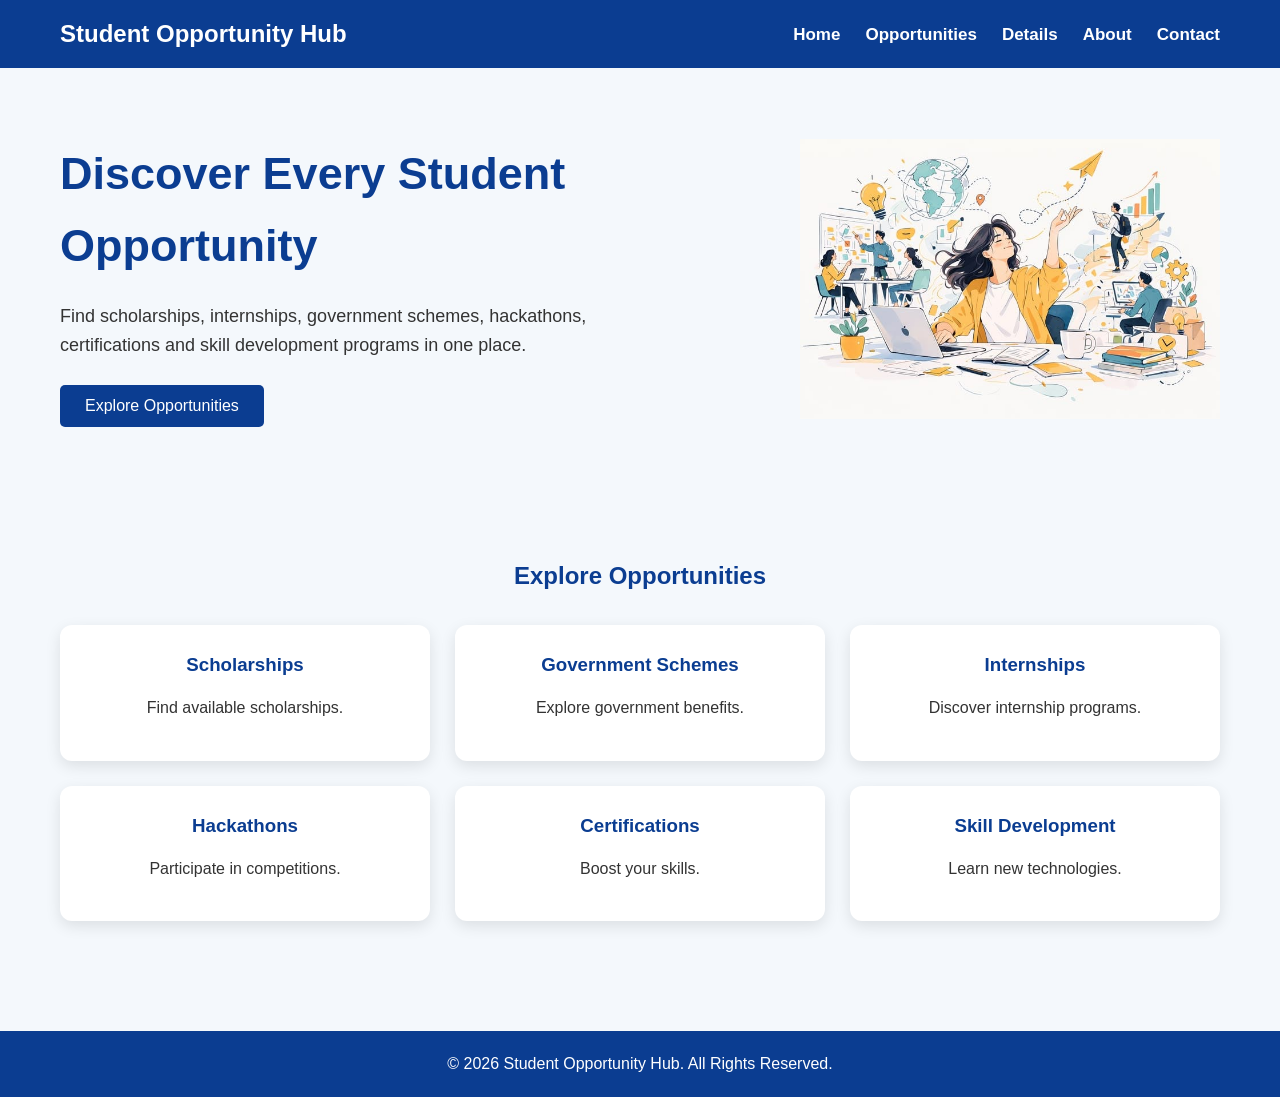
<file: index.html>
<!DOCTYPE html>
<html lang="en">
<head>
    <meta charset="UTF-8">
    <meta name="viewport" content="width=device-width, initial-scale=1.0">
    <title>Student Opportunity Hub</title>
    <link rel="stylesheet" href="style.css">
</head>
<body>

    <!-- Navigation Bar -->
    <nav>
        <h2>Student Opportunity Hub</h2>

        <ul>
            <li><a href="index.html">Home</a></li>
            <li><a href="opportunities.html">Opportunities</a></li>
            <li><a href="details.html">Details</a></li>
            <li><a href="about.html">About</a></li>
            <li><a href="contact.html">Contact</a></li>
        </ul>
    </nav>

    <!-- Hero Section -->
    <section class="hero">

        <div class="text">
            <h1>Discover Every Student Opportunity</h1>

            <p>
                Find scholarships, internships, government schemes,
                hackathons, certifications and skill development
                programs in one place.
            </p>

            <button>Explore Opportunities</button>
        </div>
        <div class="image">
            <img src="student.jpeg" alt="Student">
        </div>

    </section>

    <!-- Categories -->
    <section class="categories">

        <h2>Explore Opportunities</h2>

        <div class="cards">

            <div class="card">
                <h3>Scholarships</h3>
                <p>Find available scholarships.</p>
            </div>

            <div class="card">
                <h3>Government Schemes</h3>
                <p>Explore government benefits.</p>
            </div>

            <div class="card">
                <h3>Internships</h3>
                <p>Discover internship programs.</p>
            </div>

            <div class="card">
                <h3>Hackathons</h3>
                <p>Participate in competitions.</p>
            </div>

            <div class="card">
                <h3>Certifications</h3>
                <p>Boost your skills.</p>
            </div>

            <div class="card">
                <h3>Skill Development</h3>
                <p>Learn new technologies.</p>
            </div>

        </div>

    </section>

    <!-- Footer -->
    <footer>
        <p>© 2026 Student Opportunity Hub. All Rights Reserved.</p>
    </footer>

</body>
</html>
</file>
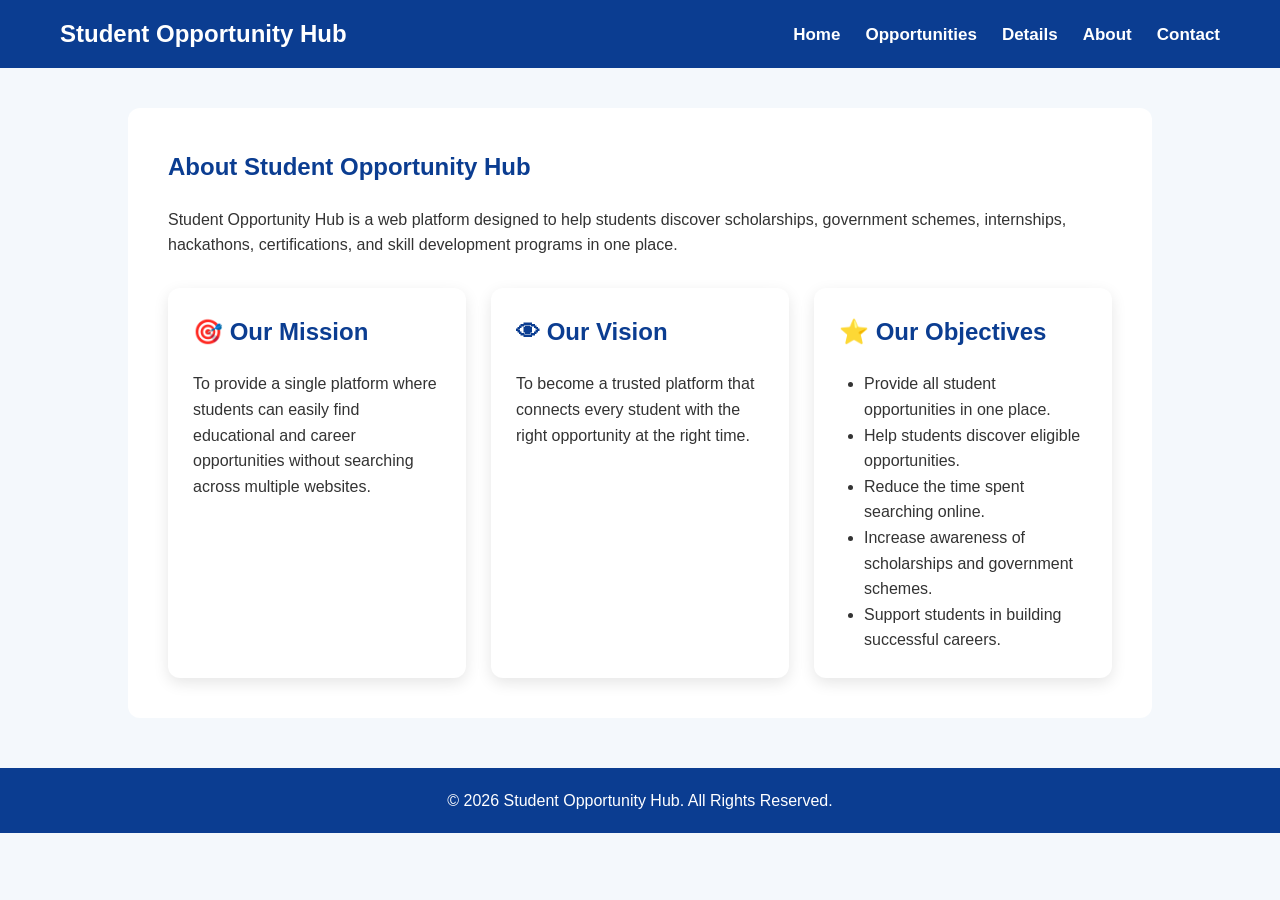
<file: about.html>
<!DOCTYPE html>
<html lang="en">
<head>
    <meta charset="UTF-8">
    <meta name="viewport" content="width=device-width, initial-scale=1.0">
    <title>About | Student Opportunity Hub</title>
    <link rel="stylesheet" href="style.css">
</head>
<body>

    <!-- Navigation Bar -->
    <nav>
        <h2>Student Opportunity Hub</h2>

        <ul>
            <li><a href="index.html">Home</a></li>
            <li><a href="opportunities.html">Opportunities</a></li>
            <li><a href="details.html">Details</a></li>
            <li><a href="about.html">About</a></li>
            <li><a href="contact.html">Contact</a></li>
        </ul>
    </nav>

    <!-- About Section -->
    <section class="about">

        <h1>About Student Opportunity Hub</h1>

        <p>
            Student Opportunity Hub is a web platform designed to help students
            discover scholarships, government schemes, internships, hackathons,
            certifications, and skill development programs in one place.
        </p>

        <div class="cards">

            <div class="card">
                <h2>🎯 Our Mission</h2>
                <p>
                    To provide a single platform where students can easily find
                    educational and career opportunities without searching
                    across multiple websites.
                </p>
            </div>

            <div class="card">
                <h2>👁 Our Vision</h2>
                <p>
                    To become a trusted platform that connects every student
                    with the right opportunity at the right time.
                </p>
            </div>

            <div class="card">
                <h2>⭐ Our Objectives</h2>

                <ul>
                    <li>Provide all student opportunities in one place.</li>
                    <li>Help students discover eligible opportunities.</li>
                    <li>Reduce the time spent searching online.</li>
                    <li>Increase awareness of scholarships and government schemes.</li>
                    <li>Support students in building successful careers.</li>
                </ul>

            </div>

        </div>

    </section>

    <!-- Footer -->
    <footer>
        <p>© 2026 Student Opportunity Hub. All Rights Reserved.</p>
    </footer>

</body>
</html>
</file>
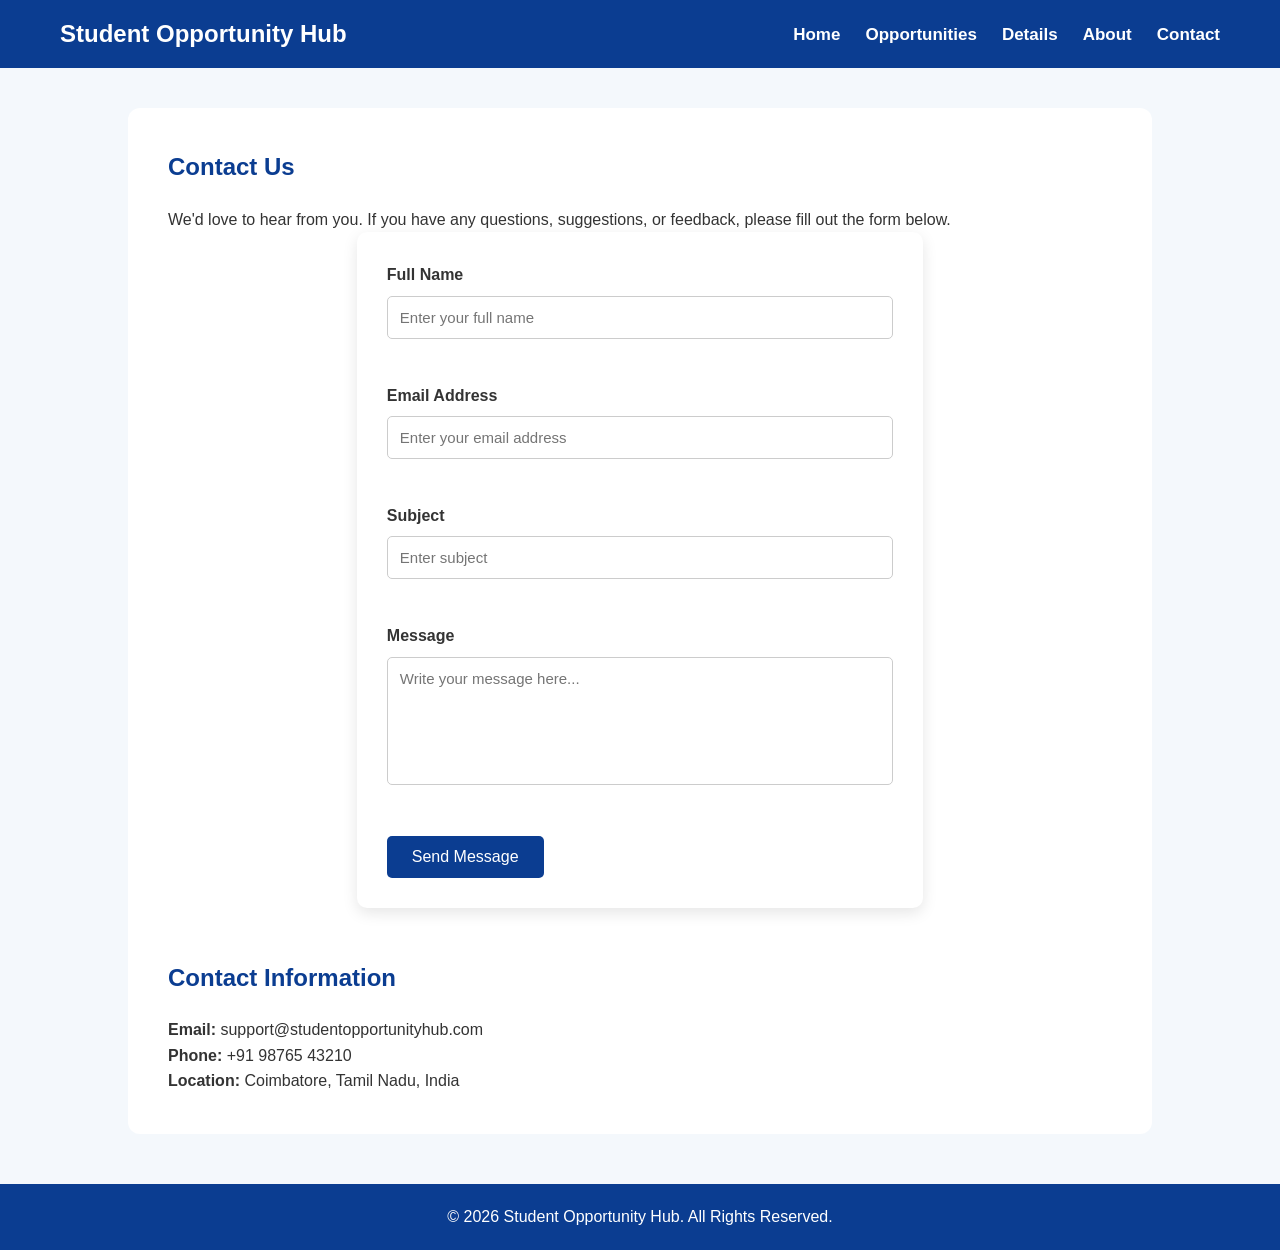
<file: contact.html>
<!DOCTYPE html>
<html lang="en">
<head>
    <meta charset="UTF-8">
    <meta name="viewport" content="width=device-width, initial-scale=1.0">
    <title>Contact | Student Opportunity Hub</title>
    <link rel="stylesheet" href="style.css">
</head>
<body>

    <!-- Navigation Bar -->
    <nav>
        <h2>Student Opportunity Hub</h2>

        <ul>
            <li><a href="index.html">Home</a></li>
            <li><a href="opportunities.html">Opportunities</a></li>
            <li><a href="details.html">Details</a></li>
            <li><a href="about.html">About</a></li>
            <li><a href="contact.html">Contact</a></li>
        </ul>
    </nav>

    <!-- Contact Section -->
    <section class="about">

        <h1>Contact Us</h1>

        <p>
            We'd love to hear from you. If you have any questions,
            suggestions, or feedback, please fill out the form below.
        </p>

        <form>

            <label>Full Name</label><br>
            <input type="text" placeholder="Enter your full name" required>

            <br><br>

            <label>Email Address</label><br>
            <input type="email" placeholder="Enter your email address" required>

            <br><br>

            <label>Subject</label><br>
            <input type="text" placeholder="Enter subject">

            <br><br>

            <label>Message</label><br>
            <textarea rows="6" placeholder="Write your message here..." required></textarea>

            <br><br>

            <button type="submit">Send Message</button>

        </form>

        <br><br>

        <h2>Contact Information</h2>

        <p><b>Email:</b> support@studentopportunityhub.com</p>
        <p><b>Phone:</b> +91 98765 43210</p>
        <p><b>Location:</b> Coimbatore, Tamil Nadu, India</p>

    </section>

    <!-- Footer -->
    <footer>
        <p>© 2026 Student Opportunity Hub. All Rights Reserved.</p>
    </footer>

</body>
</html>
</file>
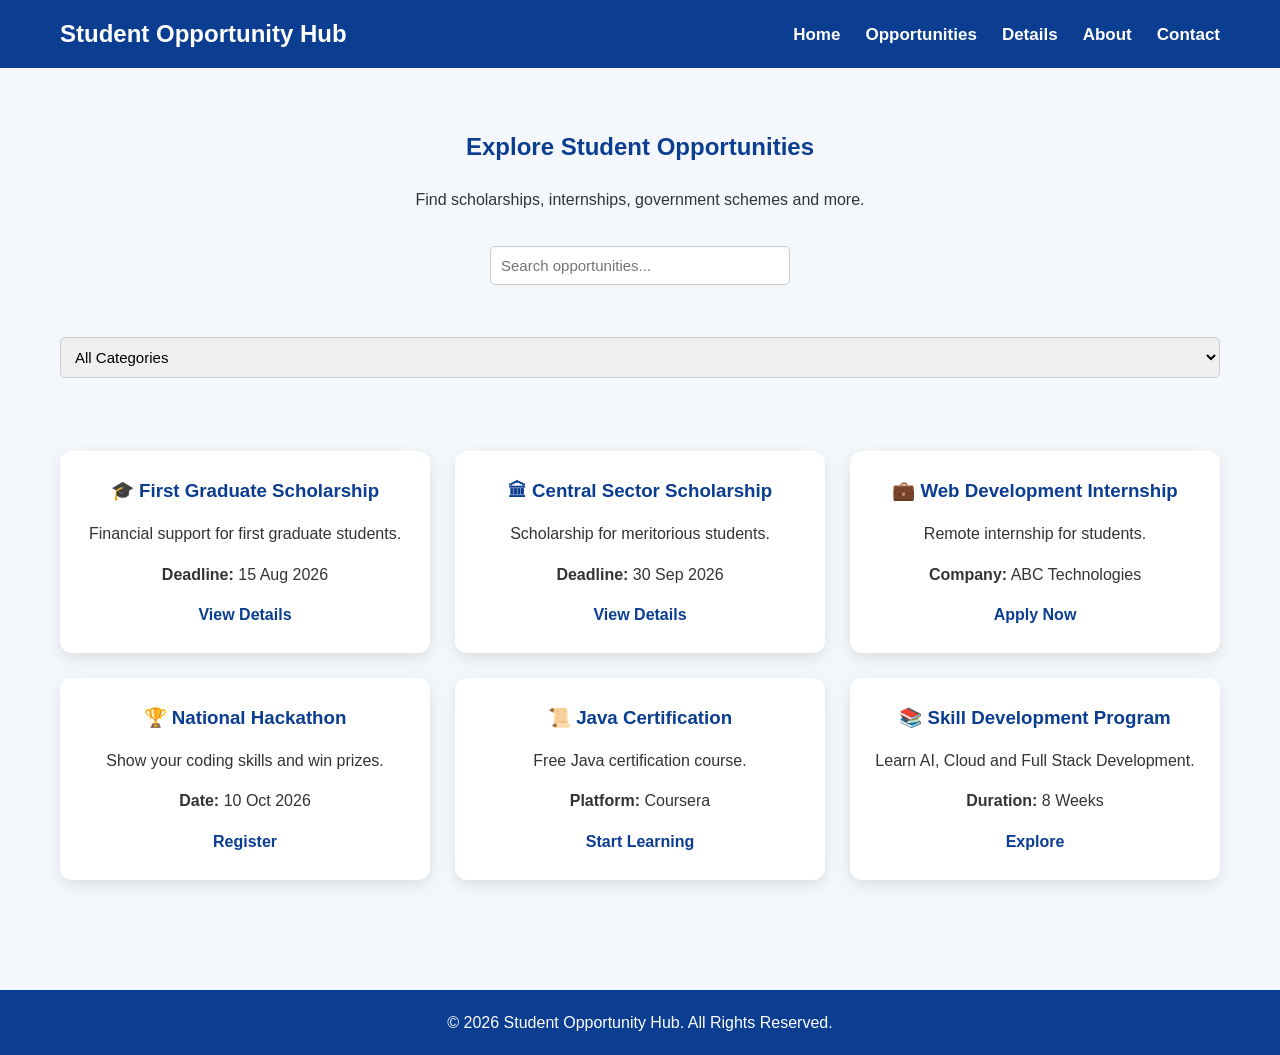
<file: opportunities.html>
<!DOCTYPE html>
<html lang="en">
<head>
    <meta charset="UTF-8">
    <meta name="viewport" content="width=device-width, initial-scale=1.0">
    <title>Opportunities | Student Opportunity Hub</title>
    <link rel="stylesheet" href="style.css">
</head>
<body>

    <!-- Navigation Bar -->
    <nav>
        <h2>Student Opportunity Hub</h2>

        <ul>
            <li><a href="index.html">Home</a></li>
            <li><a href="opportunities.html">Opportunities</a></li>
            <li><a href="details.html">Details</a></li>
            <li><a href="about.html">About</a></li>
            <li><a href="contact.html">Contact</a></li>
        </ul>
    </nav>

    <!-- Heading -->
    <section class="categories">
        <h1>Explore Student Opportunities</h1>
        <p>Find scholarships, internships, government schemes and more.</p>

        <br>

        <!-- Search Box -->
        <input type="text" placeholder="Search opportunities..." style="width:300px; padding:10px;">

        <br><br>

        <!-- Category Filter -->
        <select style="padding:10px;">
            <option>All Categories</option>
            <option>Scholarships</option>
            <option>Government Schemes</option>
            <option>Internships</option>
            <option>Hackathons</option>
            <option>Certifications</option>
            <option>Skill Development</option>
        </select>

        <br><br>

        <!-- Opportunity Cards -->
        <div class="cards">

            <div class="card">
                <h3>🎓 First Graduate Scholarship</h3>
                <p>Financial support for first graduate students.</p>
                <p><b>Deadline:</b> 15 Aug 2026</p>
                <a href="#">View Details</a>
            </div>

            <div class="card">
                <h3>🏛 Central Sector Scholarship</h3>
                <p>Scholarship for meritorious students.</p>
                <p><b>Deadline:</b> 30 Sep 2026</p>
                <a href="#">View Details</a>
            </div>

            <div class="card">
                <h3>💼 Web Development Internship</h3>
                <p>Remote internship for students.</p>
                <p><b>Company:</b> ABC Technologies</p>
                <a href="#">Apply Now</a>
            </div>

            <div class="card">
                <h3>🏆 National Hackathon</h3>
                <p>Show your coding skills and win prizes.</p>
                <p><b>Date:</b> 10 Oct 2026</p>
                <a href="#">Register</a>
            </div>

            <div class="card">
                <h3>📜 Java Certification</h3>
                <p>Free Java certification course.</p>
                <p><b>Platform:</b> Coursera</p>
                <a href="#">Start Learning</a>
            </div>

            <div class="card">
                <h3>📚 Skill Development Program</h3>
                <p>Learn AI, Cloud and Full Stack Development.</p>
                <p><b>Duration:</b> 8 Weeks</p>
                <a href="#">Explore</a>
            </div>

        </div>

    </section>

    <!-- Footer -->
    <footer>
        <p>© 2026 Student Opportunity Hub. All Rights Reserved.</p>
    </footer>

</body>
</html>
</file>
<file: style.css>
/* Reset */
*{
    margin:0;
    padding:0;
    box-sizing:border-box;
    font-family:Arial, Helvetica, sans-serif;
}

body{
    background:#f4f8fc;
    color:#333;
    line-height:1.6;
}

/* Navigation Bar */

nav{
    background:#0B3D91;
    display:flex;
    justify-content:space-between;
    align-items:center;
    padding:15px 60px;
}

nav h2{
    color:white;
}

nav ul{
    display:flex;
    list-style:none;
}

nav ul li{
    margin-left:25px;
}

nav ul li a{
    color:white;
    text-decoration:none;
    font-size:17px;
    font-weight:bold;
}

nav ul li a:hover{
    color:#FFD700;
}

/* Hero Section */

.hero{
    display:flex;
    justify-content:space-between;
    align-items:center;
    padding:70px 60px;
}

.text{
    width:50%;
}

.text h1{
    font-size:45px;
    color:#0B3D91;
    margin-bottom:20px;
}

.text p{
    font-size:18px;
    margin-bottom:25px;
}

button{
    background:#0B3D91;
    color:white;
    border:none;
    padding:12px 25px;
    border-radius:5px;
    cursor:pointer;
    font-size:16px;
}

button:hover{
    background:#062d6f;
}

/* Image */

.image img{
    width:420px;
}

/* Common Section */

.categories{
    padding:60px;
    text-align:center;
}

.categories h1,
.categories h2{
    color:#0B3D91;
    margin-bottom:20px;
}

/* Cards */

.cards{
    display:grid;
    grid-template-columns:repeat(3,1fr);
    gap:25px;
    margin-top:30px;
}

.card{
    background:white;
    padding:25px;
    border-radius:12px;
    box-shadow:0 5px 15px rgba(0,0,0,0.1);
    transition:0.3s;
}

.card:hover{
    transform:translateY(-8px);
}

.card h3{
    color:#0B3D91;
    margin-bottom:15px;
}

.card p{
    margin-bottom:15px;
}

.card a{
    color:#0B3D91;
    text-decoration:none;
    font-weight:bold;
}

.card a:hover{
    color:red;
}

/* Details Page */

.details{
    width:80%;
    margin:auto;
    background:white;
    padding:40px;
    margin-top:40px;
    border-radius:12px;
    box-shadow:0 5px 15px rgba(0,0,0,0.1);
}

.details h1,
.details h2{
    color:#0B3D91;
    margin-bottom:15px;
}

.details ul{
    margin-left:25px;
    margin-bottom:20px;
}

/* About */

.about{
    width:80%;
    margin:auto;
    background:white;
    padding:40px;
    margin-top:40px;
    border-radius:12px;
}

.about h1,
.about h2{
    color:#0B3D91;
    margin-bottom:20px;
}

.about ul{
    margin-left:25px;
}

/* Contact */

form{
    width:60%;
    margin:auto;
    background:white;
    padding:30px;
    border-radius:10px;
    box-shadow:0 5px 15px rgba(0,0,0,0.1);
}

input,
textarea,
select{
    width:100%;
    padding:12px;
    margin-top:8px;
    margin-bottom:18px;
    border:1px solid #ccc;
    border-radius:5px;
    font-size:15px;
}

textarea{
    resize:none;
}

label{
    font-weight:bold;
}

/* Footer */

footer{
    background:#0B3D91;
    color:white;
    text-align:center;
    padding:20px;
    margin-top:50px;
}

/* Responsive */

@media(max-width:768px){

nav{
    flex-direction:column;
}

nav ul{
    margin-top:15px;
}

.hero{
    flex-direction:column;
    text-align:center;
}

.text{
    width:100%;
}

.image img{
    width:280px;
    margin-top:30px;
}

.cards{
    grid-template-columns:1fr;
}

form{
    width:90%;
}

.about,
.details{
    width:90%;
}

}
</file>
